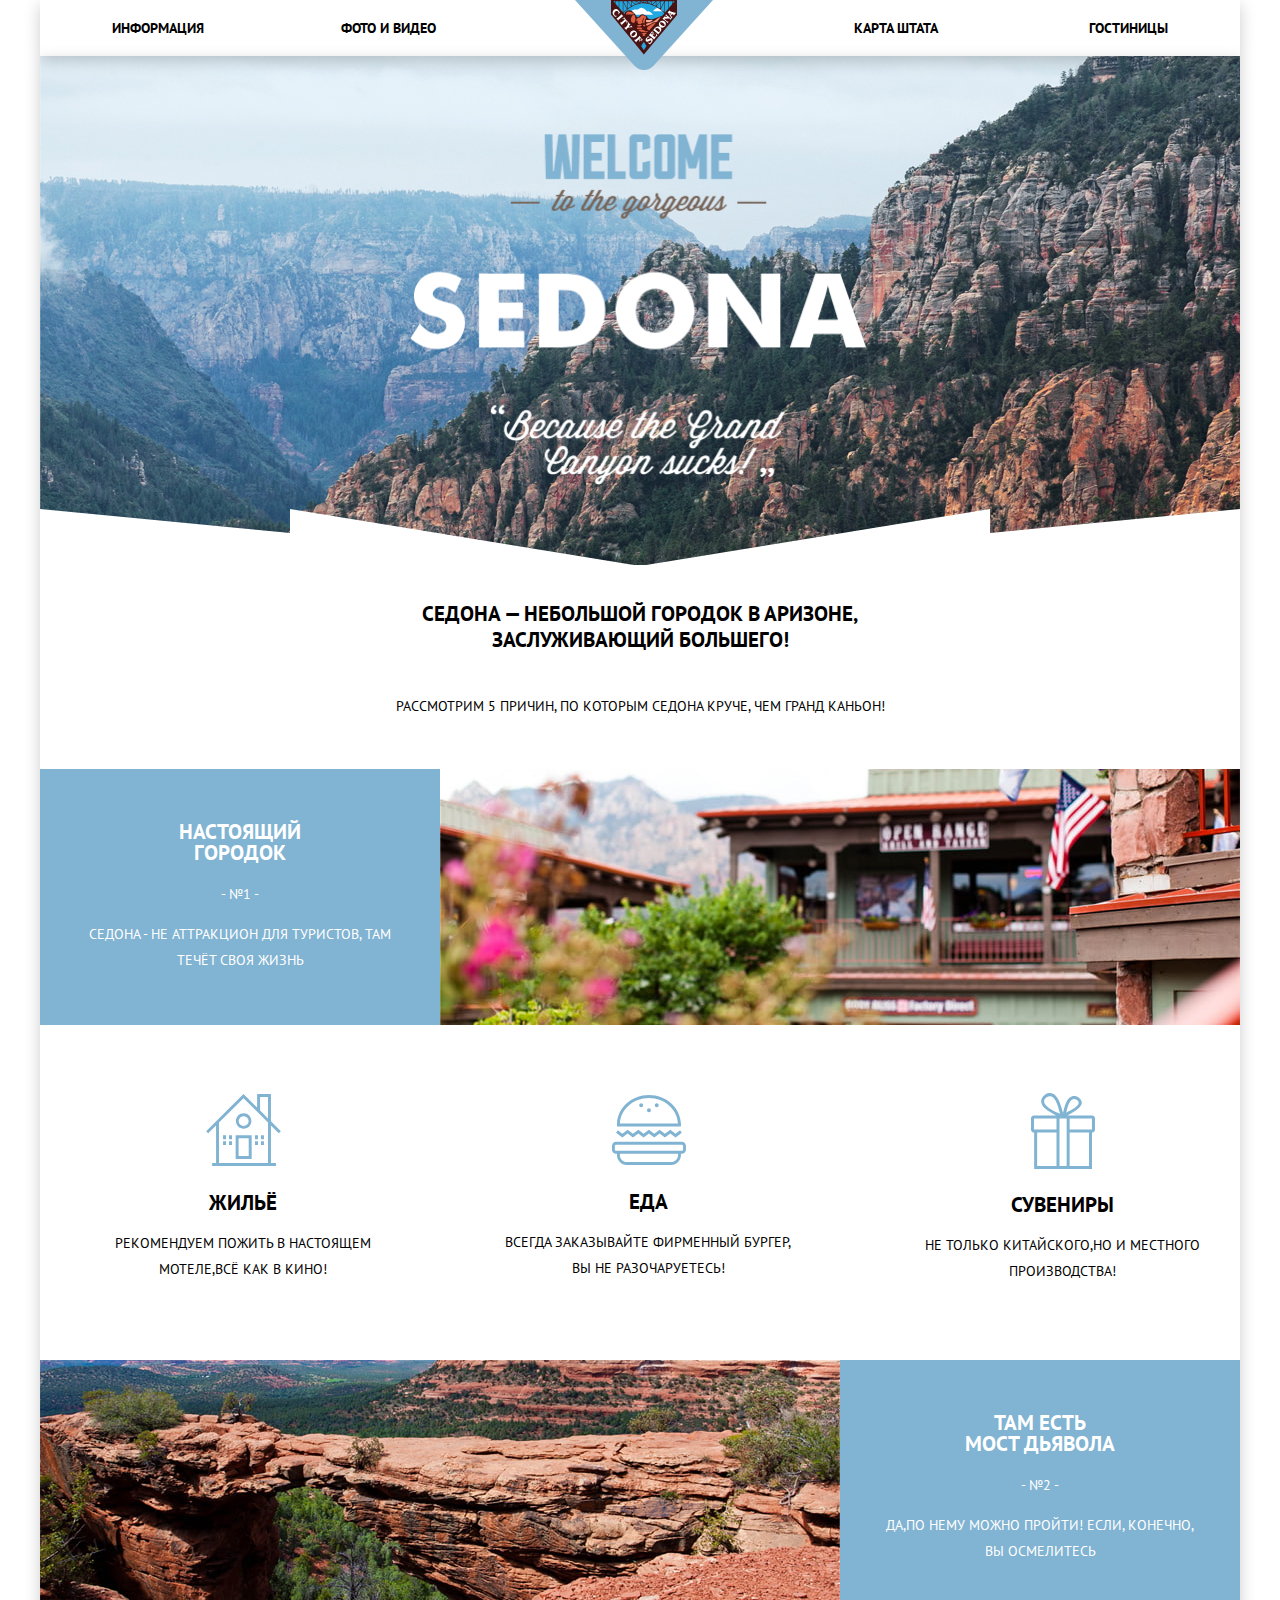
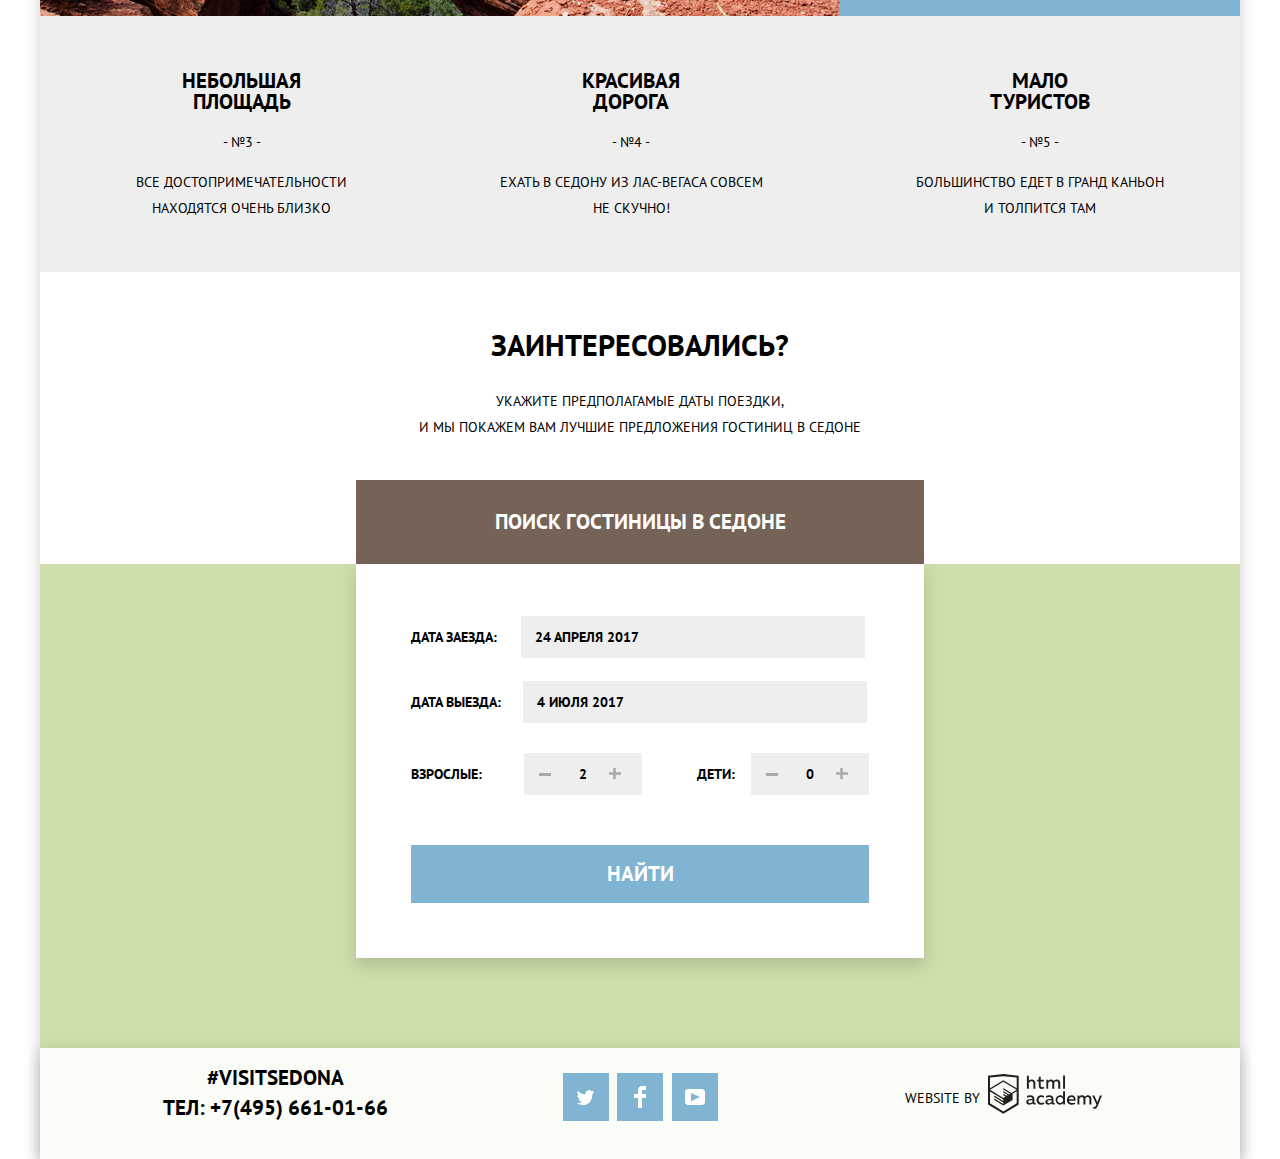
<file: index.html>
<!DOCTYPE html>
<html lang="ru">
  <head>
    <meta charset="utf-8">
    <title>HTML Academy: Седона</title>
    <link href="https://fonts.googleapis.com/css2?family=PT+Sans:wght@400;700&display=swap" 
    rel="stylesheet">
    <link href="css/normalize.css" rel="stylesheet">
    <link href="css/style.min.css" rel="stylesheet">
  </head>
  <body class="page-body">
    <header class="sedona">
      <nav class="main-navigation container">
        <a href="index.html" class="main-header-logo">
          <img src="img/logo.svg" height="70" width="138" alt="Логотип Седона" class="logo-sedona"> 
        </a>
        <div class="main-navigation-wrapper">
          <ul class="main-site-navigation">
            <li>
              <a href="#" class="navigation-info"> Информация</a>
            </li>
            <li>
              <a href="#" class="navigation-photo"> Фото и видео</a>
            </li>
            <li> 
              <a href="#" class="navigation-map"> Карта штата</a>
            </li>
            <li>
              <a href="catalog.html" class="navigation-hotels"> Гостиницы </a>
            </li>
          </ul>
        </div>
      </nav>
    </header>
    <main class="container">
      <h1 class="visually-hidden"> Welcome to the gorgeous Sedona   
      </h1>
      <div class="relative">
        <img src="img/group.jpg" width="1200" height="509" alt="Фото Седоны" class="background"> 
        <img src="img/welcome.png" width="457" height="351" alt="Приветствие" class="welcome">
      </div>
      <div class="text-intro">
        <p class="intro">Седона — небольшой городок в Аризоне, <br> 
          заслуживающий большего!
        </p>
        <p class="reasons">Рассмотрим 5 причин, по которым Седона круче, 
          чем Гранд Каньон!
        </p>
      </div>
      <section class="real-town">
        <div class="town-description">
          <h2 class="header">Настоящий <br> городок </h2>
          <p>- №1 -</p>
          <p>Седона - не аттракцион для туристов, там <br> течёт своя жизнь </p>
        </div>
        <div class="town-photo"> 
            <img src="img/image1.jpg" alt="Фото ресторана" class="photo-box" width="800" height="256"> 
        </div>
      </section>
        <ul class="features">
          <li>
            <img src="img/icon-1.svg" width="75" height="72" alt="Иконка дома">
            <h2 class="header">Жильё</h2>
            <p>Рекомендуем пожить в настоящем<br>
               мотеле,всё как в кино!</p>
          </li>
          <li>
            <img src="img/icon-3.svg" width="75" height="70" alt="Иконка гамбургера">
            <h2 class="header">Еда</h2>
            <p>Всегда заказывайте фирменный бургер,<br>
              вы не разочаруетесь!</p>
          </li>
          <li>
            <img src="img/icon-2.svg" width="64" height="77" alt="Иконка подарка">
            <h2 class="header">Сувениры</h2>
            <p>Не только китайского,но и местного<br>
               производства!</p>
          </li>
        </ul> 
      <section class="devil-bridge"> 
        <div class="bridge-description"> 
          <h2 class="header">Там есть <br> мост дьявола</h2>
          <p>- №2 - </p>
          <p>Да,по нему можно пройти! Если, конечно, <br>
            вы осмелитесь </p>
        </div>
        <div class="bridge-photo">
            <img src="img/image2.jpg" alt="Пейзаж Седоны" width="800" height="256">
        </div>
      </section>
      <section>
        <ul class="devil-bridge-features">
          <li>
            <h2 class="header">Небольшая <br> площадь</h2>
            <p>- №3 - </p>
            <p>Все достопримечательности <br>
            находятся очень близко</p>
          </li>
          <li>
            <h2 class="header">Красивая <br> дорога</h2>
            <p>- №4 - </p>
            <p>Ехать в Седону из Лас-Вегаса совсем<br>
            не скучно!</p>
          </li>
          <li>
            <h2 class="header">Мало <br> туристов</h2>
            <p>- №5 - </p>
            <p>Большинство едет в Гранд Каньон<br>
            и толпится там</p>
          </li>
        </ul>
      </section>
      <div class="interested-box">  
        <h3 class="interested">Заинтересовались?</h3>
        <p class="search-box">Укажите предполагамые даты поездки,<br>
        и мы покажем вам лучшие предложения гостиниц в Седоне</p> 
      </div>
        <div class="search-sedona">
          <button type="button" class="legend-button">Поиск гостиницы в Седоне</button>
        </div>
        <div class="modal-search">
          <form action="http://echo.htmlacademy.ru" method="post" class="index-form modal-show">
            <fieldset class="fieldset-search">
            <div class="arrival-date">
              <label for="arrival"  tabindex="0"> Дата заезда: </label>
              <input type="text" id="arrival" name="arrival" placeholder="24 апреля 2017" class="date-arrival-item">
              <button class="calendar-button"></button>
            </div>
            <div class="departure-date">
              <label for="departure"  tabindex="1"> Дата выезда:</label>
              <input type="text" id="departure" name="departure" placeholder="4 июля 2017" class="date-departure-item">
              <button class="calendar-button"></button>
            </div>
            <div class="people"> 
              <div class="search-item-adults">
                <label for="adults" class="adults"  tabindex="2"> Взрослые:</label>
                <button type="button" class="minus"></button>
                <button type="button" class="plus"></button>
                <input type="number" id="adults" name="adults-number" placeholder="2" class="adults-number">
              </div>
              <div class="search-item-children">
                <label for="children" class="children" tabindex="3"> Дети: </label>
                <button type="button" class="minus"></button>
                <button type="button" class="plus"></button>
                <input type="number" id="children" name="children-number" placeholder="0" class="children-number">
              </div>
            </div>
            <div class="submit-form" tabindex="4"> 
              <button type="submit" class="button-submit">Найти</button>
            </div>
          </fieldset>
        </form>
      </div>
        <div class="map">
          <iframe src="https://www.google.com/maps/embed?pb=!1m18!1m12!1m3!1d104770.38018730558!2d-111.86517855273749!3d34.85435832354931!2m3!1f0!2f0!3f0!3m2!1i1024!2i768!4f13.1!3m3!1m2!1s0x872da132f942b00d%3A0x5548c523fa6c8efd!2z0KHQtdC00L7QvdCwLCDQkNGA0LjQt9C-0L3QsCA4NjMzNiwg0KHQqNCQ!5e0!3m2!1sru!2sru!4v1591958168177!5m2!1sru!2sru" width="600" height="450" allowfullscreen title="Карта Седоны" class="iframe-map">
          </iframe>
          <img src="img/map.png" width="1200" height="595" alt="Карта">
        </div>
      </main>
      <footer class="main-footer">
        <div class="container">
          <section class="contacts">
            <p class="visit-sedona"> #visitsedona<br>
            тел: <a href="tel:+74956610166" class="tel"> +7(495) 661-01-66 </a>
            </p>
          </section>
          <section class="contacts-social-networks">
          <ul>
            <li> 
              <a class="social-button" href="#"> <span class="visually-hidden">Twitter </span>
                <img src="img/twitter.svg" width="17" height="17" alt="Twitter icon" class="social-networks-icons"> 
              </a>
            </li>
            <li>
              <a class="social-button" href="#"><span class="visually-hidden">Facebook</span>
                <img src="img/fb-icon.svg" width="12" height="22" alt="Facebook icon" class="social-networks-icons">
              </a>
            </li>
            <li>
              <a class="social-button" href="#"> <span class="visually-hidden">YouTube </span>
                <img src="img/youtube.svg" width="20" height="16" alt="YouTube icon" class="social-networks-icons">
              </a>
            </li>
          </ul>
          </section>
          <section>
          <p class="footer-copyright">  
            <span>Website by</span>
            <a href="https://htmlacademy.ru/intensive/htmlcss">
              <img src="img/logo-htmlacademy.svg" width="115" height="41" alt="HTML logo" class="html-button">
            </a>
          </p>
          </section>
        </div>
      </footer>
      <script src="js/script.min.js"></script>
    </body>
  </html>
</file>
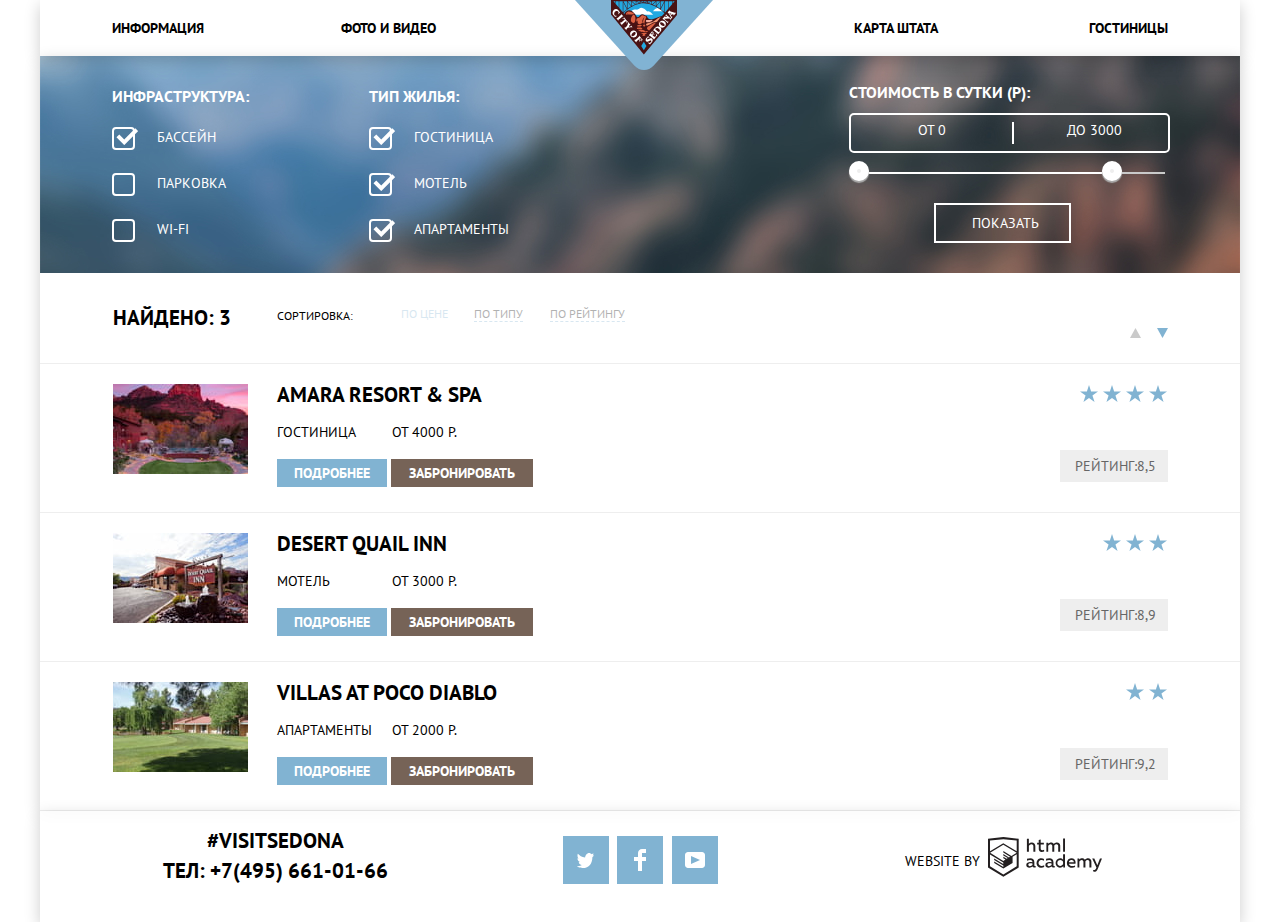
<file: catalog.html>
<!DOCTYPE html>
<html lang="ru">
  <head>
    <meta charset="utf-8">
    <title>HTML Academy: Седона</title>
    <link href="https://fonts.googleapis.com/css2?family=PT+Sans:wght@400;700&display=swap" 
    rel="stylesheet">
    <link href="css/normalize.css" rel="stylesheet">
    <link href="css/style.min.css" rel="stylesheet">
  </head>
  <body class="page-body ">
    <header class="sedona">
      <nav class="main-navigation container">
        <a href="index.html" class="main-header-logo">
          <img src="img/logo.svg" height="70" width="138" alt="Логотип Седона" class="logo-sedona"> 
        </a>
        <div class="main-navigation-wrapper">
          <ul class="main-site-navigation">
            <li>
              <a href="#"> Информация</a>
            </li>
            <li>
              <a href="#" class="navigation-photo"> Фото и видео</a>
            </li>
            <li> 
              <a href="#" class="navigation-map"> Карта штата</a>
            </li>
            <li>
              <a href="catalog.html"> Гостиницы </a>
            </li>
          </ul>
        </div>
      </nav>
    </header>
  <main class="container">

        <form action="http://echo.htmlacademy.ru" method="post" class="accomodation">
          <div>
            <ul class="infrastructure">
            <li  class="checkbox"> 
              <h4 class="filter">Инфраструктура:</h4>
              <input type="checkbox" id="pool" class="visually-hidden input-checkbox" checked> 
              <label for="pool"> Бассейн</label>
            </li>
            <li class="checkbox"> 
              <input type="checkbox" id="parking" class="visually-hidden input-checkbox"> 
              <label for="parking"> Парковка</label>
            </li>
            <li class="checkbox"> 
              <input type="checkbox" id="wi-fi" class="visually-hidden input-checkbox"> 
              <label for="wi-fi"> WI-FI</label>
            </li>
          </ul>
        </div>
        <div>
          <ul class="home-type">
            <li  class="checkbox"> 
              <h4 class="filter">Тип жилья:</h4>
              <input type="checkbox" id="hotel" class="visually-hidden input-checkbox" checked> 
              <label for="hotel"> Гостиница</label>
            </li>
            <li  class="checkbox"> 
              <input type="checkbox" id="motel" class="visually-hidden input-checkbox" checked> 
              <label for="motel"> Мотель</label>
            </li>
            <li  class="checkbox"> 
              <input type="checkbox" id="apartment" class="visually-hidden input-checkbox" checked> 
              <label for="apartment"> Апартаменты</label>
            </li>
          </ul> 
        </div>
        <div class="fieldset-price">
          <fieldset class="filter-item"> 
              <legend>Стоимость в сутки (P):</legend>
              <div class="price-control">
                <label for="price-min"></label>
                <input type="text" name="price-min" value="от 0" class="price-min" id="price-min">
                  <span class="line"></span>
                <label for="price-max"></label>
                <input type="text" name="price-max" value="до 3000" class="price-max" id="price-max">
              </div>
              <div class="range-filter">
                <div class="range-control">
                  <div class="scale">
                    <div class="bar" style="width: 80%; margin-left: 0%"></div></div>
                  <div class="toggle toggle-min" style="left: 0%" tabindex="0" aria-label="Decrease"></div>
                  <div class="toggle toggle-max" style="left: 80%" tabindex="0" aria-label="Increase"></div>
                  </div>
              </div>
                <button type="submit" class="button-form"> Показать </button>
          </fieldset>
        </div>
        </form>
        <div class="accomodation-found">
          <span class="bold">Найдено: 3 </span>
          <span class="sort"> Сортировка:</span>
          <ul class="result">
              <li> 
                <a href="" class="selected">По цене </a>
              </li>
              <li> 
                <a href="">По типу </a>
              </li>
              <li> 
                <a href="">По рейтингу </a>
              </li>
            </ul>
          <span class="dir">
            <a href="" class="dir-icon">
              <img src="img/icon-up-dir.svg" class="icon-up-dir" alt="Листать вверх" width="11" height="10"> 
            </a>
            <a href="" class="dir-icon">
              <img src="img/icon-down-dir.svg" alt="Листать вниз" width="11" height="10"> 
            </a>
          </span>
        </div>
        <div class="hotels">
          <ul class="hotels-list">
            <li class="amara-hotel">
              <div class="photo-hotel">
                <img src="img/amara.jpg" height="90" width="135" alt="Photo Amara resort & SPA">  
              </div>
              <div class="name-hotel">
                <h2 class="hotel-head">
                  <a href="#" class="press-hotel">Amara resort & SPA</a>
                </h2>
                <p class="type-hotel"> Гостиница <span> от 4000 р. </span> </p>
                <button type="button" class="button more-information"> Подробнее </button>
                <button type="button" class="button book"> Забронировать </button>
              </div>
              <div class="stars">
                <span> 
                  <img src="img/star.svg" height="17" width="19" alt="звездочка">
                  <img src="img/star.svg" height="17" width="19" alt="звездочка">
                  <img src="img/star.svg" height="17" width="19" alt="звездочка">
                  <img src="img/star.svg" height="17" width="19" alt="звездочка">
                </span>
                <span class="rate">Рейтинг:8,5</span>
              </div>
            </li>
            <li class="desert-hotel">
              <div class="photo-hotel">
                <img src="img/desert.jpg" height="90" width="135" alt="Photo Desert Quail Inn">
              </div>
              <div class="name-hotel">
                <h2 class="hotel-head">
                  <a href="#" class="press-hotel">Desert Quail Inn</a>
                </h2>
                <p  class="type-hotel">Мотель <span> от 3000 р. </span> </p>
                <button type="button" class="button more-information"> Подробнее </button>
                <button type="button" class="button book"> Забронировать </button>  
              </div>
              <div class="stars">
                <span>
                  <img src="img/star.svg" height="17" width="19" alt="звездочка">
                  <img src="img/star.svg" height="17" width="19" alt="звездочка">
                  <img src="img/star.svg" height="17" width="19" alt="звездочка">
                </span>
                <span class="rate">Рейтинг:8,9</span>
              </div>
            </li>
            <li class="villas-hotel"> 
              <div class="photo-hotel">
                <img src="img/villas.jpg" height="90" width="135" alt="Photo Villas at Poco Diablo">
              </div>
              <div class="name-hotel">
                <h2 class="hotel-head">
                  <a href="#" class="press-hotel">Villas at Poco Diablo </a>
                </h2>
                <p class="type-hotel">Апартаменты <span> от 2000 р. </span> </p>
                <button type="button" class="button more-information"> Подробнее </button>
                <button type="button" class="button book"> Забронировать </button>
              </div>
              <div class="stars">
                <span>
                  <img src="img/star.svg" height="17" width="19" alt="звездочка">
                  <img src="img/star.svg" height="17" width="19" alt="звездочка">
                </span>
                <span class="rate">Рейтинг:9,2</span>
              </div>
            </li>
          </ul>
        </div>
    </main>
    <footer class="main-footer inner-page">
      <div class="container">
        <section class="contacts">
          <p class="visit-sedona"> #visitsedona<br>
          тел: <a href="tel:+74956610166" class="tel"> +7(495) 661-01-66 </a>
          </p>
        </section>
        <section class="contacts-social-networks">
        <ul>
          <li> 
            <a class="social-button" href="#"> <span class="visually-hidden">Twitter </span>
              <img src="img/twitter.svg" width="17" height="17" alt="Twitter icon" class="social-networks-icons"> 
            </a>
          </li>
          <li>
            <a class="social-button" href="#"><span class="visually-hidden">Facebook</span>
              <img src="img/fb-icon.svg" width="12" height="22" alt="Facebook icon" class="social-networks-icons">
            </a>
          </li>
          <li>
            <a class="social-button" href="#"> <span class="visually-hidden">YouTube </span>
              <img src="img/youtube.svg" width="20" height="16" alt="YouTube icon" class="social-networks-icons">
            </a>
          </li>
        </ul>
        </section>
        <section>
        <p class="footer-copyright">  
          <span>Website by</span>
          <a href="https://htmlacademy.ru/intensive/htmlcss">
            <img src="img/logo-htmlacademy.svg" width="115" height="41" alt="HTML logo" class="html-button">
          </a>
        </p>
        </section>
      </div>
    </footer>
  </body>
</html>
</file>
<file: css/style.min.css>
@keyframes close{0%{opacity:1;visibility:visible}to{opacity:0;visibility:hidden}}@keyframes shake{0%,to{transform:translateX(0)}10%,30%,50%,70%,90%{transform:translateX(-3px)}20%,40%,60%,80%{transform:translateX(3px)}}:root{--black: #000000;--light-blue: #81B3D2;--hover-blue: #669EC0;--focus-blue: #5496BD;--basic-white: #FFFFFF;--brown: #766357;--basic-grey: #EEEEEE;--focus-brown: #503E33;--rate: #666666;--hover-brown: #604E43;--hover-grey: #EBEBEB}.page-body,body{display:grid;margin:0;grid-template-rows:min-content 1fr min-content;align-content:start}body{min-width:1200px;padding:0 40px;font-family:"PT Sans",Arial,sans-serif;font-size:14px;line-height:26px;font-weight:400;color:var(--black);text-transform:uppercase}a{text-decoration:none}img{max-width:100%;height:auto}.page-body{min-height:100%}.main-site-navigation{display:flex;flex-direction:row;flex-wrap:wrap;align-items:center;height:56px;margin:0 72px;padding:0;list-style:none;line-height:26px;justify-content:space-between}.main-site-navigation a{color:var(--black);font-weight:700;display:block;border:0}.main-site-navigation a:hover{color:var(--light-blue)}.main-site-navigation a:focus{color:var(--black);opacity:.3}.main-site-navigation a:active{color:var(--brown)}.navigation-photo{margin-right:282px}.navigation-map{margin-right:14px}.visually-hidden:not(:focus):not(:active),input[type=checkbox].visually-hidden{position:absolute;width:1px;height:1px;margin:-1px;border:0;padding:0;white-space:nowrap;clip-path:inset(100%);clip:rect(0 0 0 0);overflow:hidden}.container{width:1200px;margin:0 auto;padding:0;list-style:none;position:relative;z-index:2;box-shadow:0 5px 15px rgba(0,1,1,.2)}.sedona{position:relative;z-index:3}.logo-sedona{position:absolute;z-index:2;width:138px;height:70px;margin:0;left:535px}.relative{position:relative;z-index:2;width:100%;background-color:var(--light-blue);height:510px}.welcome{z-index:1;position:absolute;top:78px;left:370px;width:457px;height:351px}.intro,.reasons{position:relative;text-align:center;right:0;line-height:26px}.intro{font-weight:700;font-size:21px;margin-top:35px}.reasons{margin-top:40px;font-size:14px;margin-bottom:50px}.devil-bridge,.real-town{display:flex;text-align:center;justify-content:center;height:256px;margin:0}.bridge-description,.town-description{background-color:var(--light-blue);text-align:center;color:var(--basic-white);font:inherit;padding:35px 0 0;width:400px;margin:0}.bridge-photo,.town-photo{width:800px;align-items:stretch;background-color:var(--brown)}.bridge-photo{order:-1}.devil-bridge-features,.features{list-style:none;display:flex;flex-direction:row;justify-content:space-between;font:inherit;text-align:center;align-items:center;min-height:330px;margin:5px 40px 0 35px}.devil-bridge-features{background-color:var(--basic-grey);justify-content:space-around;min-height:256px;margin:0;padding:0 0 0 20px}.header{font-size:21px;line-height:21px}.interested{font-size:30px;text-align:center}.interested-box{border:0;margin-top:60px;padding:0}.search-box{text-align:center;margin-bottom:40px}.search-sedona{display:block;margin-left:auto;margin-right:auto;width:568px;border:0}.legend-button{color:var(--basic-white);text-align:center;font-size:21px;font-weight:700;text-transform:uppercase;background-color:var(--brown);padding:30px 125px;width:100%;border:0;margin-top:0;cursor:pointer}.legend-button:hover{background-color:var(--hover-brown)}.legend-button:focus{background-color:var(--focus-brown)}.index-form,.index-form input{font-size:14px;line-height:26px;font-weight:700}.index-form{display:flex;flex-wrap:wrap;flex-direction:column;justify-content:space-between;align-items:center;height:395px;position:absolute;z-index:1;left:316px}.index-form input{text-transform:uppercase;background-color:var(--basic-grey);padding:0;border-color:transparent}.fieldset-search{width:568px;margin-left:auto;margin-right:auto;padding:52px 0 0;box-shadow:0 7px 15px rgba(0,1,1,.15);background:var(--basic-white);border:0}.arrival-date,.departure-date,.people{width:458px;margin-top:0;margin-bottom:23px;padding-left:55px}.arrival-date label{margin-right:20px}.departure-date label{margin-right:18px}.arrival-date input,.departure-date input{width:328px;height:38px;padding-left:12px}.people{display:flex;justify-content:space-between;margin-bottom:50px;margin-top:30px}.search-item-adults input,.search-item-children input{width:114px;height:38px;color:var(--black);text-align:center}.search-item-adults label{margin-right:38px}.search-item-children label{margin-left:53px;margin-right:12px}input[type=number]::-webkit-inner-spin-button,input[type=number]::-webkit-outer-spin-button{-webkit-appearance:none;margin:0}.calendar-button,.minus,.plus{position:absolute;background-image:url(../img/minus.svg);width:12px;height:3px;margin-left:15px;margin-top:20px;background-color:transparent;border:0;cursor:pointer}.calendar-button,.plus{background-image:url(../img/plus.svg);width:11px;height:11px;margin-left:85px;margin-top:15px}.calendar-button{background-image:url(../img/calendar.svg);width:21px;height:23px;margin-left:425px;margin-top:-30px}.date-arrival-item::placeholder,.date-departure-item::placeholder,.search-item-adults input::placeholder,.search-item-children input::placeholder{color:var(--black)}.date-arrival-item:hover,.date-departure-item:hover,.search-item-adults input:hover,.search-item-children input:hover{background-color:#ebebeb;border-color:transparent}.date-arrival-item:focus,.date-departure-item:focus,.search-item-adults:focus,.search-item-children:focus{background-color:var(--basic-white);border-color:solid #e5e5e5}.button-submit{color:var(--basic-white);text-align:center;font-weight:700;font-size:21px;background-color:var(--light-blue);border-color:transparent;width:458px;height:58px;display:block;text-transform:uppercase;margin-left:55px;margin-bottom:55px;cursor:pointer}.button-submit:hover{background-color:var(--hover-blue);border-color:transparent}.button-submit:focus{background-color:var(--focus-blue);border-color:transparent}.modal-close{animation:close .6s;visibility:hidden}.modal-error{animation:shake .6s}.map{overflow:hidden;max-height:594px;background-color:#cddeaa}.iframe-map{border:0;width:1200px;height:594px}.inner-page,.main-footer{padding:0;color:var(--black)}.main-footer{max-height:120px;margin:-110px 0 0;position:relative}.inner-page{margin:0}.main-footer .container{display:grid;grid-template-columns:1fr 1fr 1fr;background-color:rgba(255,255,255,.9)}.contacts{font-size:21px;line-height:30px;font-weight:700;margin:15px 0 0}.tel{color:var(--black)}.contacts-social-networks{justify-self:center;text-align:center;width:160px;margin-top:25px}.contacts-social-networks ul{display:flex;flex-wrap:wrap;justify-content:space-between;list-style:none;padding:0;width:155px;margin:0 auto}.social-button{display:flex;align-items:center;justify-content:center;text-align:center;width:46px;height:48px;background-color:var(--light-blue);color:inherit}.social-button:hover{background-color:var(--hover-blue)}.social-button:focus{background-color:var(--focus-blue)}.footer-copyright{display:flex;align-items:center;max-width:250px;padding:0;margin:25px 0 0 65px}.html-button{padding-left:8px}.visit-sedona{text-align:center;padding:0;margin:0 0 36px 70px}.filter{font-size:16px;line-height:21px;margin-bottom:20px;margin-top:30px}.accomodation{display:flex;flex-wrap:wrap;color:var(--basic-white);padding:0;margin:0;background-image:url(../img/background.jpg);background-repeat:no-repeat;-webkit-background-size:cover;-moz-background-size:cover;background-size:cover;background-color:var(--light-blue);width:1200px;min-height:217px}.flex-form,.home-type,.infrastructure{display:flex;flex-wrap:wrap;flex-direction:column}.home-type,.infrastructure{padding:0;line-height:21px;font-size:14px;list-style:none;margin:0 0 0 72px}.home-type{margin:0 0 0 130px}.home-type li,.infrastructure li{margin-bottom:25px;align-items:center;position:relative}.home-type li{margin-left:-10px}.checkbox input{width:23px;height:23px;position:absolute}.input-checkbox+label::before{content:"";position:absolute;z-index:0;width:19px;height:19px;border:2px solid var(--basic-white);left:0;border-radius:4px;cursor:pointer;background-color:transparent}.input-checkbox:checked+label::after{content:"";position:absolute;z-index:1;bottom:3px;left:4px;width:22px;height:17px;background-image:url(../img/checked.svg);background-repeat:no-repeat;background-position:0 0;cursor:pointer;background-color:transparent}.input-checkbox:disabled+label::before{border:2px solid #6a6a6a}.input-checkbox:disabled+label::after{background-image:url(../img/disabled.svg)}.checkbox label{margin-left:45px;text-align:center}.fieldset-price{margin-left:340px}.filter-item{margin:0;padding:0;border:0;max-height:215px}.filter-item legend,.price-control input{line-height:21px;text-transform:uppercase;color:var(--basic-white)}.filter-item legend{font-size:16px;font-weight:700;padding-top:26px}.range-filter{width:316px;padding:0;margin:0 74px 0 0}.range-control{height:21px;background-color:transparent;padding:19px 0 0;position:relative}.range-control .scale{width:316px;height:2px;background-color:#cacaca}.range-control .bar{height:2px;background-color:var(--basic-white);width:80%}.range-control .toggle{position:absolute;top:8px;left:0;width:4px;height:4px;padding:0;border:8px solid var(--basic-white);background-color:var(--basic-grey);border-radius:50%;box-shadow:0 2px 1px 0 #ababab;cursor:pointer}.range-control .toggle-min{left:0}.range-control .toggle-max{left:230px}.toggle:hover{width:6px;height:6px}.price-control input{display:inline-block;vertical-align:center;font-size:14px;font-weight:400;padding:0 0 5px;justify-content:center;background-color:transparent;border:0;margin:0;text-align:center}.price-control,button.button-form{border:2px solid var(--basic-white)}.price-control{border-radius:5px;width:317px;height:36px;display:flex;margin-top:10px;justify-content:space-between}.line{border-right:2px solid var(--basic-white);height:22px;padding:0;margin:7px 0}button.button-form{padding:8px 35px 7px 36px;align-self:center;text-transform:uppercase;color:var(--basic-white);background-color:transparent;font-size:14px;line-height:21px;margin:10px 0 0 85px;width:137px}.button-form:focus,.button-form:hover{background-color:var(--basic-white);color:var(--black)}.accomodation-found{display:grid;grid-template-columns:230px 86px 330px 550px;padding:0;margin:20px 0 0;justify-content:center;text-align:center;align-items:center;border-bottom:1px solid var(--basic-grey);max-height:70px}.result{list-style:none;display:flex;justify-content:space-around;font-size:12px;line-height:18px;padding-right:50px;margin-bottom:50px;padding-left:30px}.selected:first-child{border-bottom:0;color:var(--light-blue)}.result a{color:var(--black);opacity:.3;border-bottom:1px solid var(--light-blue);border-bottom-style:dashed}.result a:hover{color:var(--light-blue)}.result a:focus{color:var(--black);opacity:1;border:transparent}.result a:active{border:0}.bold{font-weight:700;font-size:21px;line-height:26px;margin-bottom:30px;margin-left:29px;padding:0}.sort{padding:0;font-size:12px;line-height:18px;margin:0 0 35px}.dir{text-align:end;margin:0;padding:0 70px 0 0}.dir a:active,.press-hotel:hover,.result a:active{color:var(--light-blue)}.icon-up-dir{margin-right:12px}.hotels-list{display:grid;grid-template-rows:1fr 1fr 1fr;list-style:none;padding:0;margin:0}.amara-hotel,.desert-hotel,.villas-hotel{display:grid;grid-template-columns:135px 1fr min-content;align-items:start;column-gap:29px;max-height:150px;border-bottom:1px solid var(--basic-grey);margin:0;padding:20px 0 0 73px}.hotel-head{margin:0;font-size:21px;line-height:21px}.press-hotel{color:var(--black)}.press-hotel:focus{color:var(--black);opacity:.3}.type-hotel{display:grid;grid-template-columns:1fr 1fr;width:230px;align-items:start}.stars{text-align:right;padding:0;margin-right:72px;height:100%;display:flex;flex-direction:column;justify-content:space-between}.more-information{font-weight:700;font-size:14px;align-items:center;text-transform:uppercase;background-color:var(--light-blue);border:0;padding:6px 16px;color:var(--basic-white);width:110px}.more-information:hover{background-color:var(--hover-blue)}.more-information:focus{background-color:var(--focus-blue)}.book{font-weight:700;font-size:14px;align-items:center;text-transform:uppercase;background-color:var(--brown);border:0;padding:6px 16px;margin-left:0;margin-right:6px;margin-bottom:25px;width:142px;color:var(--basic-white)}.book:hover{background-color:var(--hover-brown)}.book:focus{background-color:var(--focus-brown)}.rate{background-color:var(--basic-grey);font:inherit;padding:3px 12px 3px 15px;color:var(--rate);margin-bottom:30px}.inner-page .main-footer{border-top:1px solid var(--basic-grey)}
</file>
